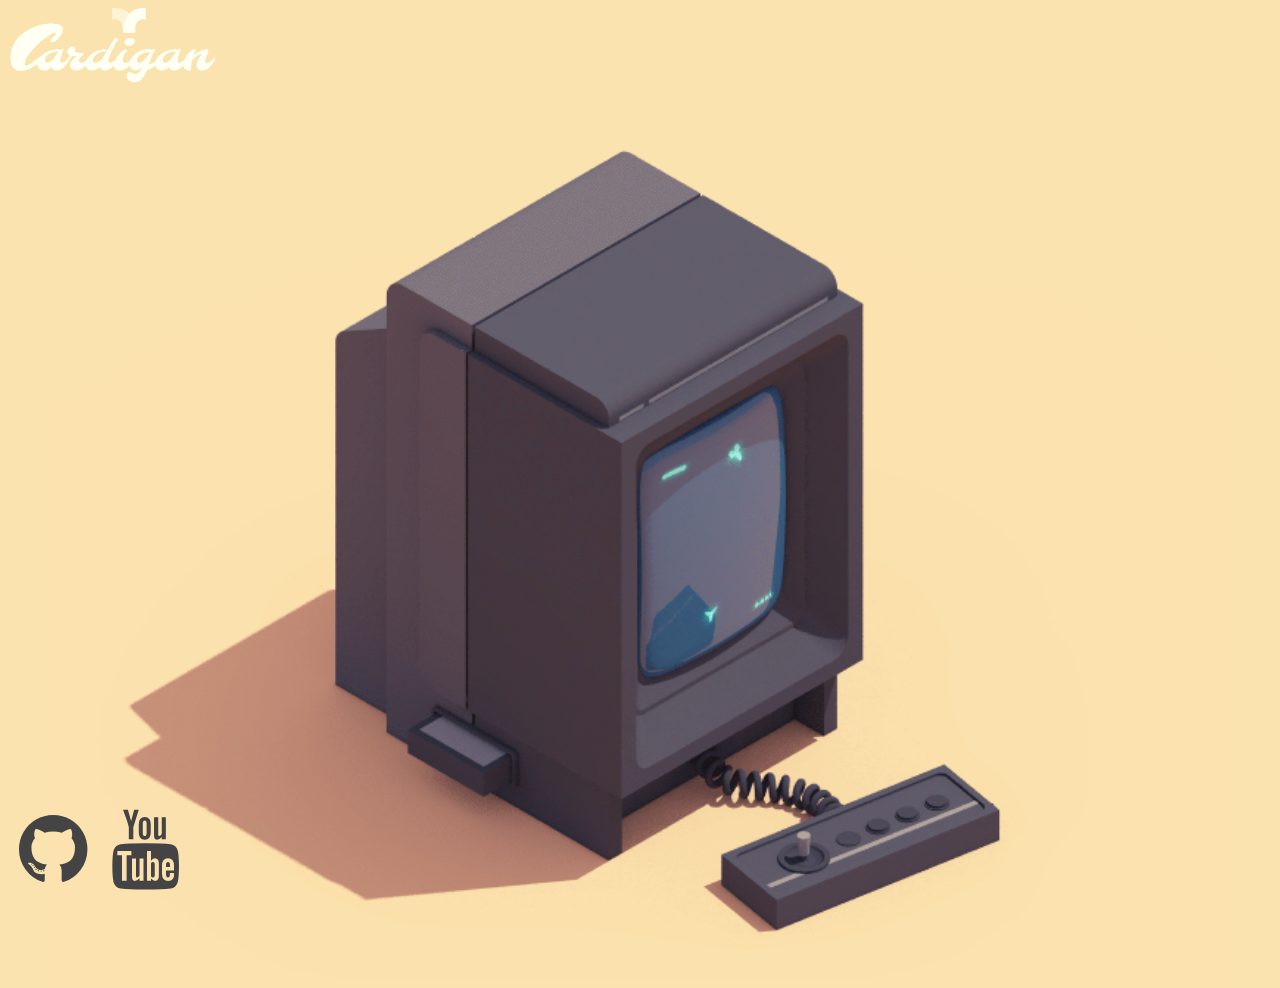
<file: index.html>
<html>
<head>

	<link rel="stylesheet" href="https://maxcdn.bootstrapcdn.com/font-awesome/4.6.3/css/font-awesome.min.css">
</head>
<body style="    background-color: #FBE3AF;overflow: hidden;">

    <div style="float: left;">
        <img src="logo.png" style="height: 10%;" />
    </div>


    <div style="text-align: center;">
        <a href="demo" alt="Demo"><img src="vectrex.gif" style="height: 100%;" /></a>
    </div>

    <a href="https://github.com/CardiganCam/Cardigan"><i class="fa fa-github" style="    color: #444;position: absolute;    bottom: 0;    font-size: 80px; padding: 11px;" aria-hidden="true"></i></a>
    <a href="http://getcardigan.com/demo/"><i class="fa fa-youtube" style="    color: #444;position: absolute;    bottom: 0;    font-size: 80px;left: 100px;    padding: 11px;" aria-hidden="true"></i></a>
</body>
</html>
</file>
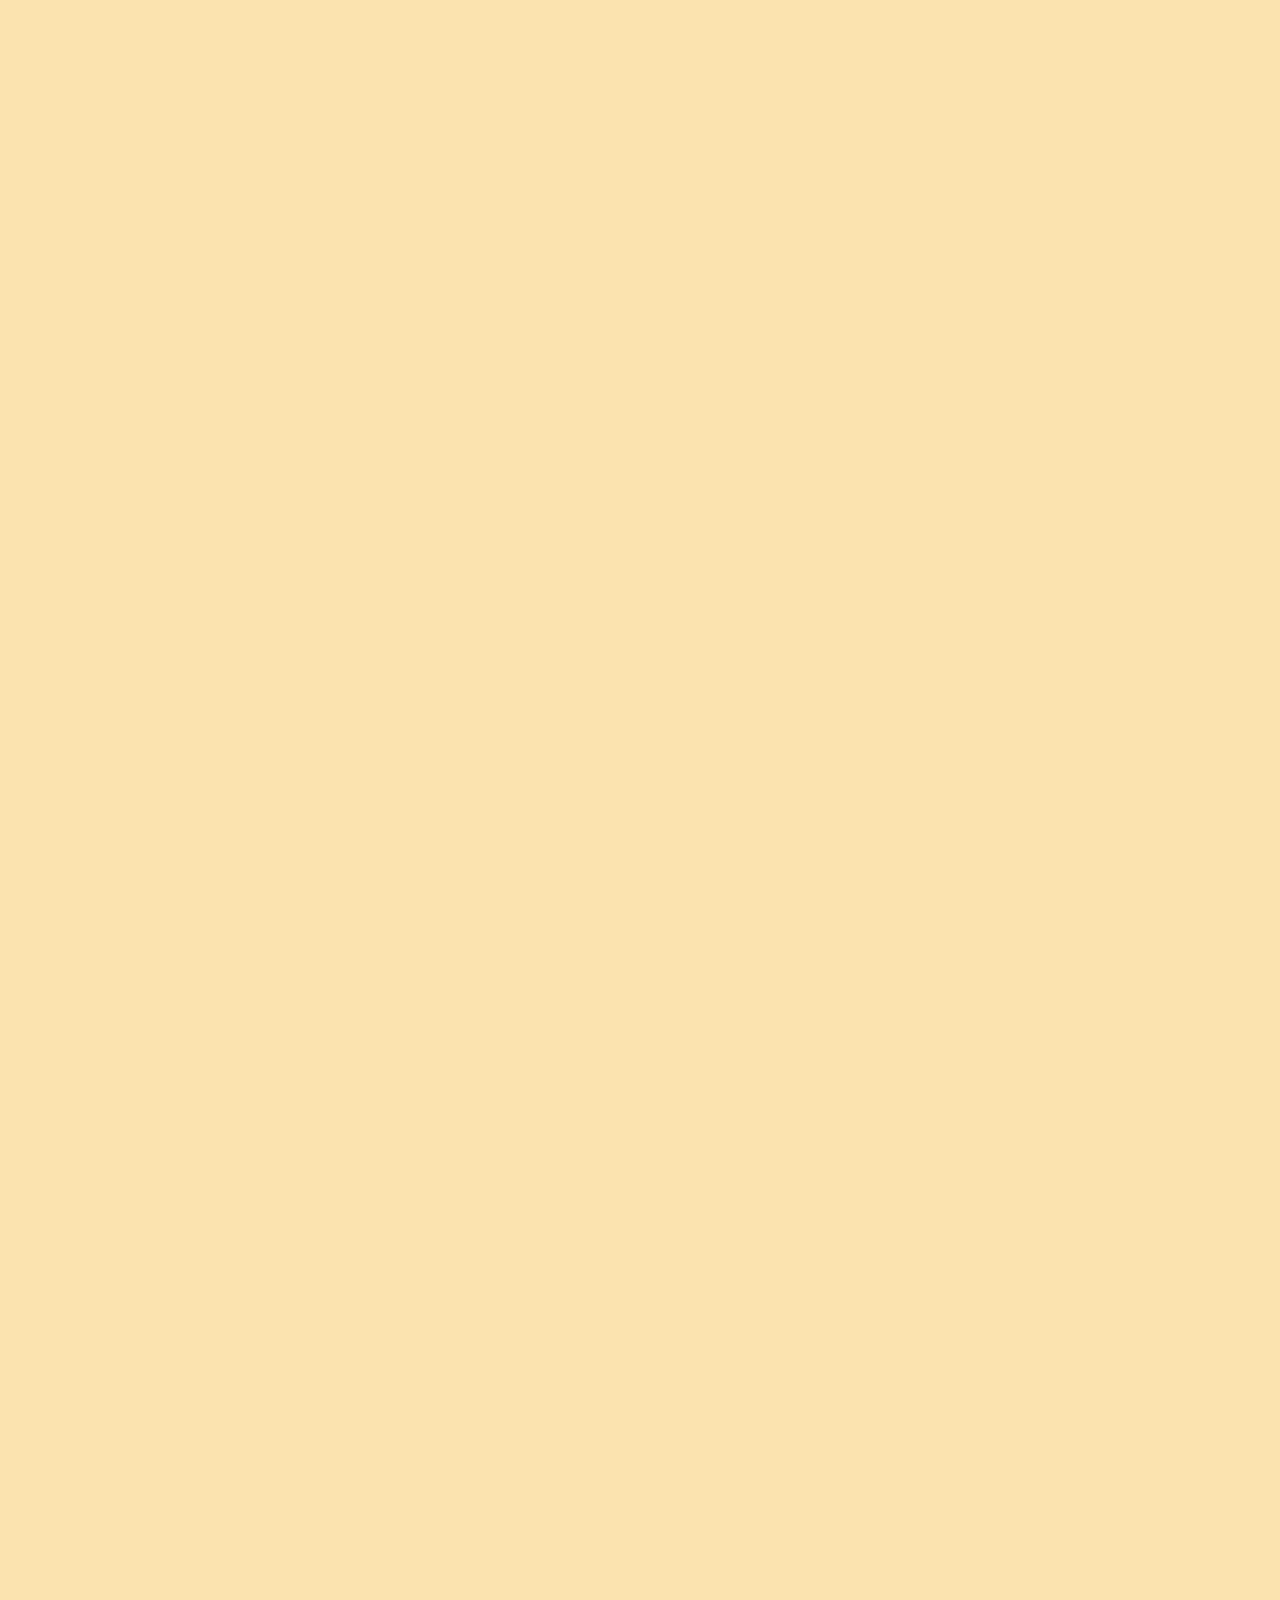
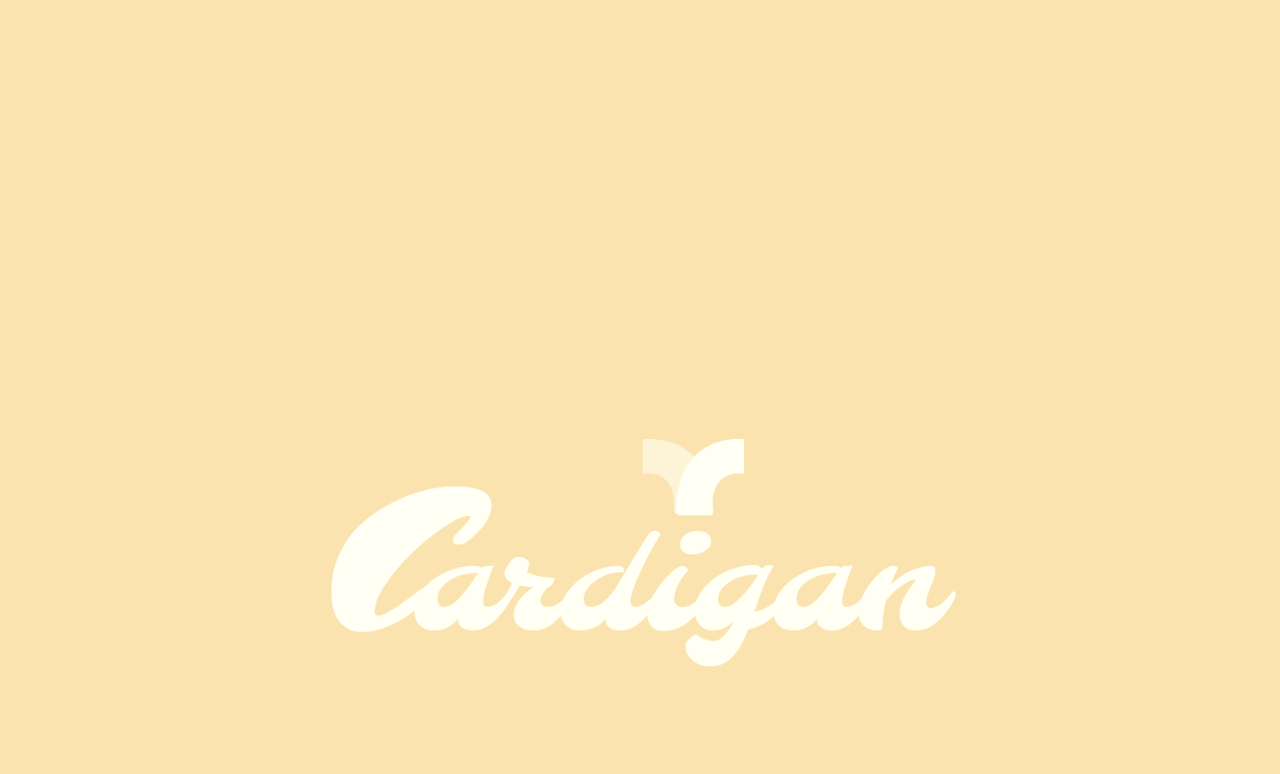
<file: demo/index.html>
<!DOCTYPE html>
<html>

<head>
    <title>Cardigan</title>
</head>
<style>
	.card {
    display: -webkit-box;
    display: -webkit-flex;
    display: -ms-flexbox;
    display: flex;
    -webkit-box-align: center;
    -webkit-align-items: center;
    -ms-flex-align: center;
    align-items: center;
    min-height: 24em;
    -webkit-box-pack: center;
    -webkit-justify-content: center;
    -ms-flex-pack: center;
    justify-content: center;
}
.card-item--fixed {
    -webkit-box-flex: 0;
    -webkit-flex: none;
    -ms-flex: none;
    flex: none;
    max-width: 50%;
    box-sizing: border-box;
}
</style>
<body style="background-color: #FBE3AF;">
    <div class="card" >
       <iframe width="854" height="480" src="https://www.youtube.com/embed/Cdc1ZCvoe2A" frameborder="0" allowfullscreen></iframe>
    </div>
    <br>
    <div class="card" >
       <iframe width="854" height="480" src="https://www.youtube.com/embed/6sp2wUMysc0" frameborder="0" allowfullscreen></iframe>
    </div>
    <br>
    <div class="card" >
       <iframe width="854" height="480" src="https://www.youtube.com/embed/GKE-oGM9B2s" frameborder="0" allowfullscreen></iframe>
    </div>
    <br>
    <div class="card" >
        <iframe width="854" height="480" src="https://www.youtube.com/embed/o5SffftdqiM" frameborder="0" allowfullscreen></iframe>
    </div>
    <div class="card" >
        <img src="../logo.png" class="card-item--fixed" />
    </div>


</body>

</html>
</file>
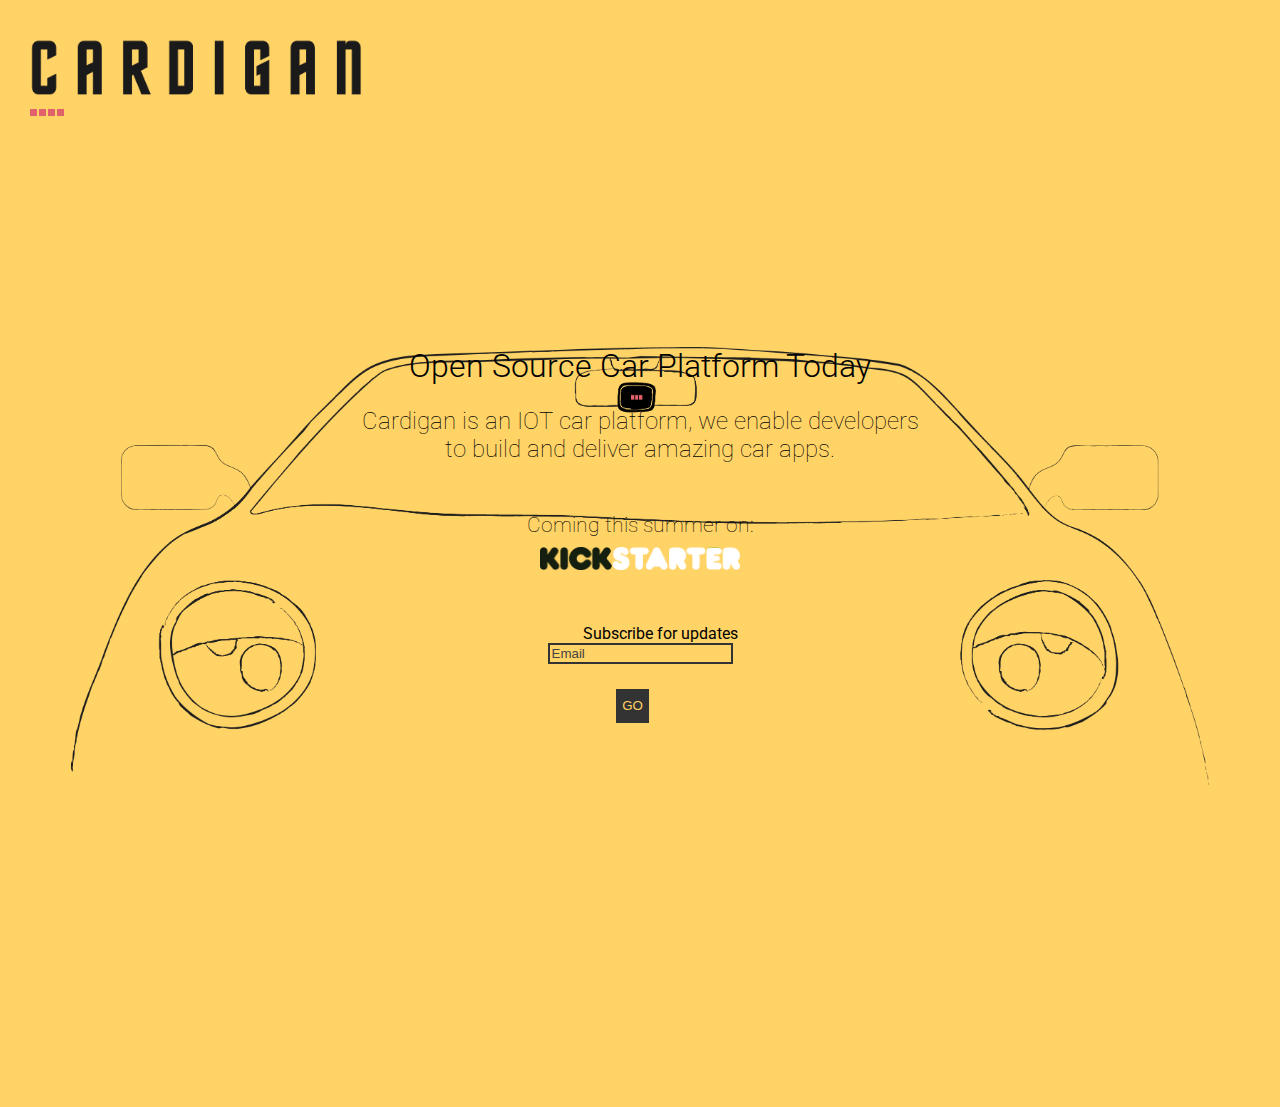
<file: index2.html>
<!DOCTYPE html>
<html lang="en">

<head>
    <meta charset="utf-8">
    <meta http-equiv="X-UA-Compatible" content="IE=edge">
    <meta name="viewport" content="width=device-width, initial-scale=1">
    <title>Cardigan</title>
    <link href='https://fonts.googleapis.com/css?family=Roboto:300,100' rel='stylesheet' type='text/css'>
    <!-- Bootstrap -->
    <link rel="stylesheet" href="https://maxcdn.bootstrapcdn.com/bootstrap/3.3.6/css/bootstrap.min.css" integrity="sha384-1q8mTJOASx8j1Au+a5WDVnPi2lkFfwwEAa8hDDdjZlpLegxhjVME1fgjWPGmkzs7" crossorigin="anonymous">
    <link href="assets/css/home.css" rel="stylesheet">
</head>

<body>
    <img class="logo" src="assets/img/logo.png" alt="cardigan" />
    <div class="stripLine">
        <div class="redSquare"></div>
        <div class="redSquare"></div>
        <div class="redSquare"></div>
        <div class="redSquare"></div>
    </div>

    <div class="content carBg full">
        <div class="row">

          <div class="msg">
            <h1>Open Source Car Platform Today</h1>
            <h2>Cardigan is an IOT car platform, we enable developers <br>to build and deliver amazing car apps.</h2>

            <div class="comingSoon">
              <span>Coming this summer on:</span><br>
              <img src="assets/img/kickstarter.png" alt="soon on kickstarter"/>
            </div>
          </div>

          <div class="getUpdates">
            <form class="form-inline">
              <div class="form-group">
                <label for="email" class="pl10">Subscribe for updates</label><br>
                <input type="email" class="form-control" id="email" placeholder="Email">
              </div>
              <button type="submit" class="btn btn-default">GO</button>
            </form>
          </div>

        </div>
    </div>



    <!-- jQuery -->
    <script src="https://ajax.googleapis.com/ajax/libs/jquery/1.11.3/jquery.min.js"></script>
</body>

</html>
</file>
<file: assets/css/home.css>
html{
	height: 100%;
}
body{
	background-color: #FFD366;
	height: 100%;
	font-family: 'Roboto', sans-serif !important;
}
h1{font-weight: 300;}
.logo{
	width: 350px;
    margin: 21px;
}

.redSquare{
	width: 7px;
	height: 7px;
	background-color: #E1626A;
	display: inline-block;
	margin-left: -2px;
}
.stripLine{
	width: 350px;
    margin: 24px;
    margin-top: -29px;
}

.carBg{
	background-image: url('../img/car_wide.png');
	background-size: 100%;
    background-repeat: no-repeat;
    margin: auto auto;
}
.full{
	height: calc(100% - 140px);
	width: 90%;
}
.msg{
	text-align: center;
    margin-top: 20%;
}
.msg h2{
	font-weight: 100;
}
.comingSoon{
	margin-top: 50px;
}
.comingSoon span{
	font-size: 21px;
    font-weight: 100;
}
.comingSoon img{
	width: 200px;
	margin-top: 10px;
}
.getUpdates{
	text-align: center;
	margin-top: 50px;
}
input{
	background-color: #FFD366 !important;
	border: 2px solid #333 !important;
	color: #333 !important;
}
.getUpdates button{
    margin-top: 25px;
    background-color: #333 !important;
    border: 0;
    color: #FFD366 !important;
    height: 34px;
    margin-left: -15px;
    border-left: 0;
}
::-webkit-input-placeholder {color: #444!important;}
:-moz-placeholder {color: #444!important;}
::-moz-placeholder {color: #444!important;}
:-ms-input-placeholder {color: #444!important;}

.pl10{
	padding-left: 40px;
}
</file>
